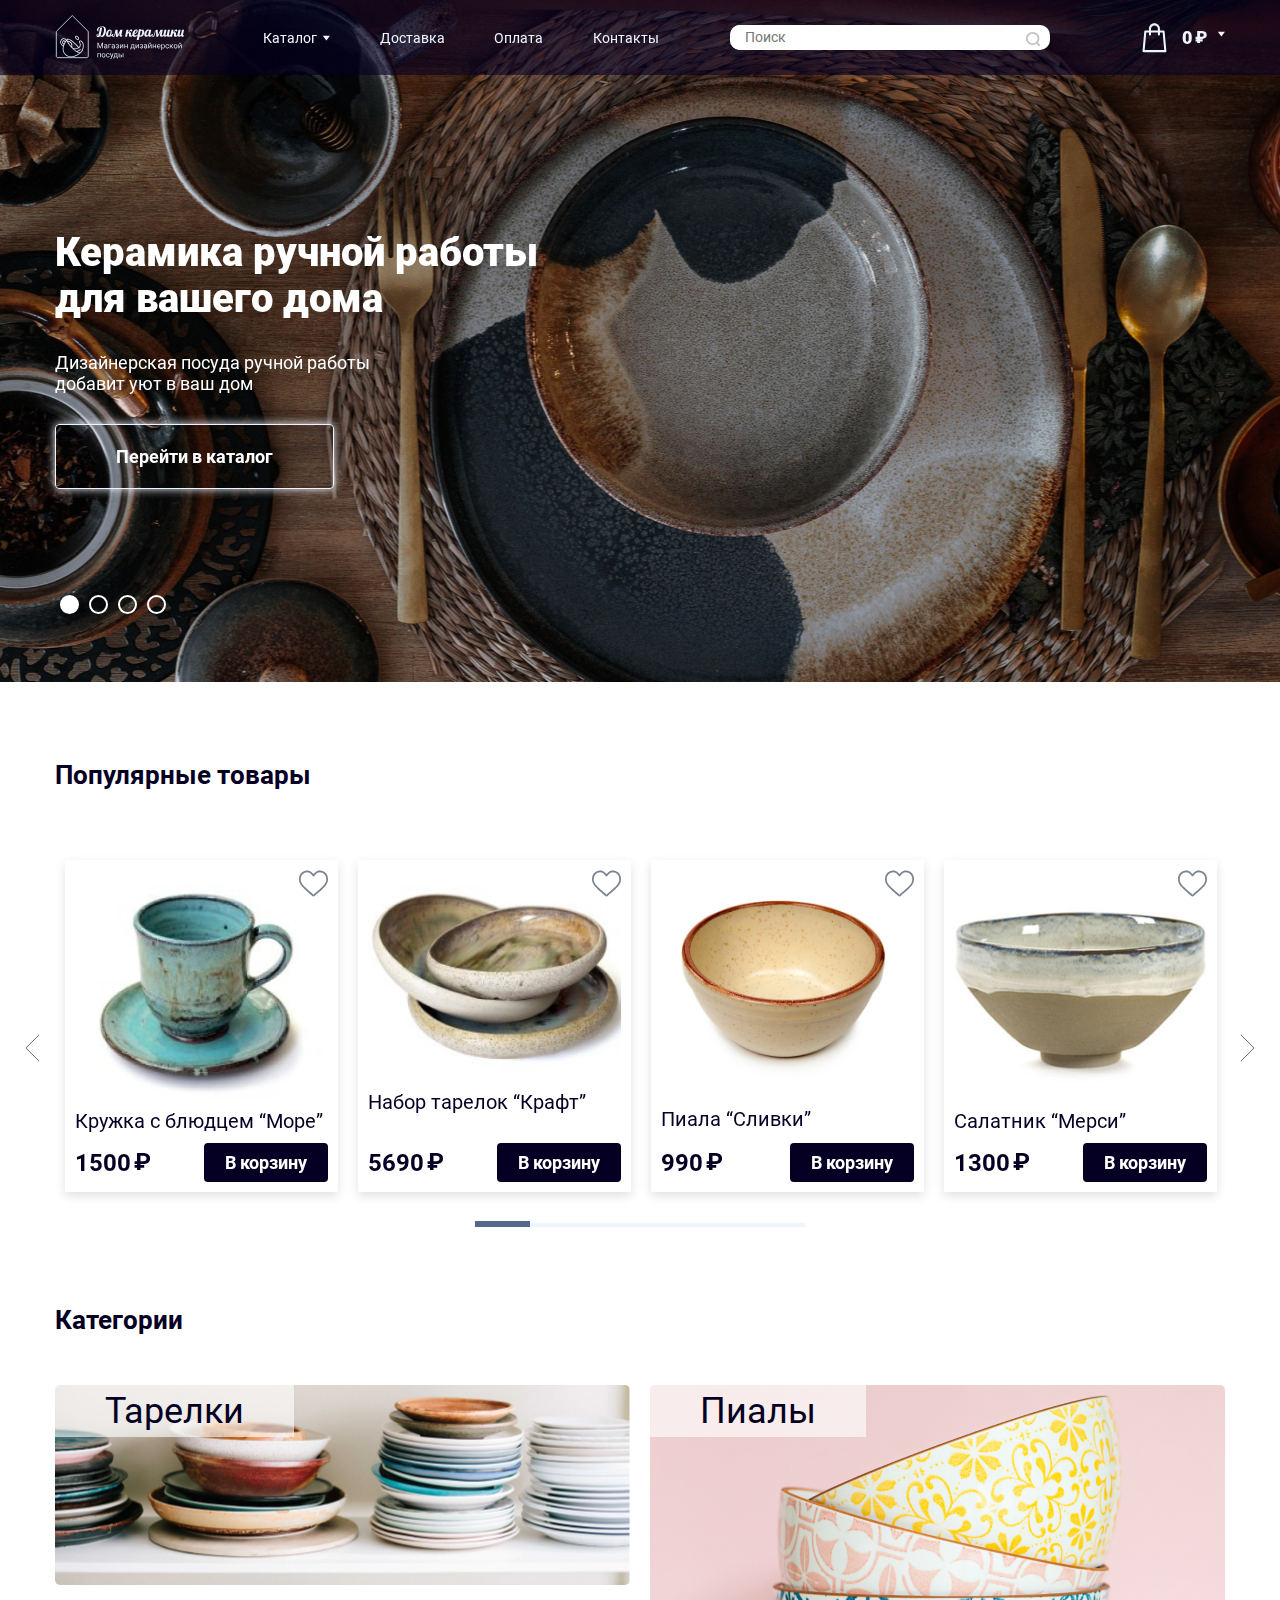
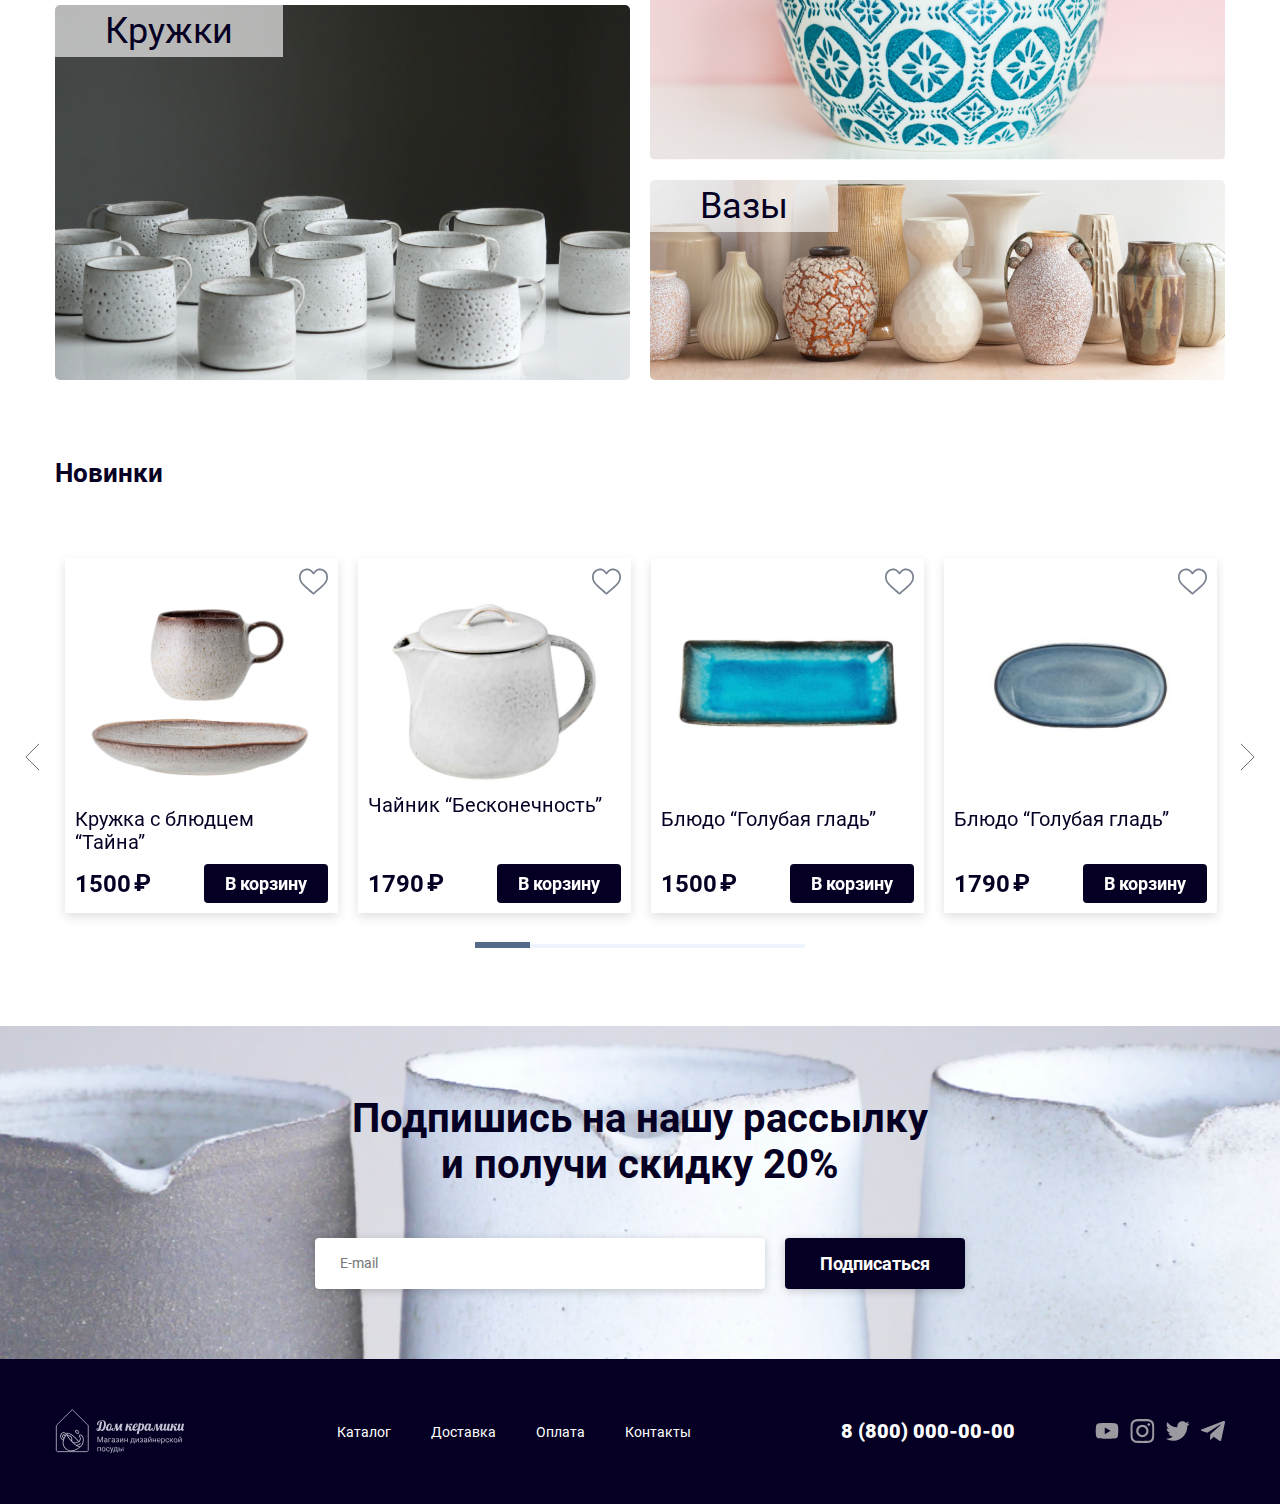
<file: index.html>
<!DOCTYPE html>
<html lang="ru">

<head>
	<meta charset="UTF-8">
	<meta http-equiv="X-UA-Compatible" content="IE=edge">
	<meta name="viewport" content="width=device-width, initial-scale=1.0">
	<link rel="stylesheet" href="css/style.css">
	<link rel="stylesheet" href="css/icons.css">
	<title>Дом керамики. Магазин дизайнерской посуды.</title>
</head>

<body>
	<div class="wrapper">

		<header class="header">
			<div class="header__wrapper">
				<div class="header__container _container">
					<div class="header__body">

						<div class="header__main">
							<a href="" class="header__logo"><img src="img/icons/logo.svg" alt=""></a>
							<div class="header__menu menu">
								<nav class="menu__body">
									<ul class="menu__list">
										<li class="menu__item ">
											<a href="soon.html" class="menu__link">Каталог</a>
											<button type="button" class="menu__btn"><img class="menu__arrow"
													src="img/icons/arrow-down_basket.svg" alt="">
											</button>
											<ul class="menu__sub-list">
												<li class="menu__sub-item">
													<a href="soon.html" class="menu__sub-link">Чашки</a>
												</li>
												<li class="menu__sub-item">
													<a href="soon.html" class="menu__sub-link">Тарелки</a>
												</li>
												<li class="menu__sub-item">
													<a href="soon.html" class="menu__sub-link">Блюдца</a>
												</li>
												<li class="menu__sub-item">
													<a href="soon.html" class="menu__sub-link">Вазы</a>
												</li>
												<li class="menu__sub-item">
													<a href="soon.html" class="menu__sub-link">Подносы</a>
												</li>
												<li class="menu__sub-item">
													<a href="soon.html" class="menu__sub-link">Чайники</a>
												</li>
												<li class="menu__sub-item">
													<a href="soon.html" class="menu__sub-link">Наборы</a>
												</li>
											</ul>
										</li>
										<li class="menu__item">
											<a href="soon.html" class="menu__link">Доставка</a>
										</li>
										<li class="menu__item">
											<a href="soon.html" class="menu__link">Оплата</a>
										</li>
										<li class="menu__item">
											<a href="soon.html" class="menu__link">Контакты</a>
										</li>
									</ul>
								</nav>
							</div>
						</div>

						<div class="header_search search-form">
							<div class="search-form">
								<form action="#" class="search-form__item">
									<input autocomplete="off" type="text" name="form[]" placeholder="Поиск"
										class="search-form__input">
									<button type="submit" class="search-form__btn"></button>
								</form>
							</div>
						</div>

						<div class="header__actions actions-header">
							<a href="soon.html" class="actions-header__item actions-header__item_basket">
								<img src="img/icons/basket.svg" alt="Корзина">
							</a>
							<a href="soon.html" class="actions-header__item actions-header__item_amount">
								<span>0</span>
							</a>
							<div class="actions-header__item actions-header__item_content basket-content">
								<div class="basket-content__body">
									<div class="basket-content__arrow">
										<img src="img/icons/arrow-down_basket.svg" alt="">
									</div>
									<div class="basket-content__items">
										<ul class="basket-content__list content-list"></ul>
									</div>
								</div>
							</div>
						</div>
						<div class="burger-icon">
							<span></span>
							<span></span>
							<span></span>
						</div>

					</div>
				</div>
			</div>
		</header>

		<main class="page">
			<div class="page__wrapper">

				<div class="page__slider">
					<div class="slider-dots">
						<div class="slider-dots__container _container">
							<div class="slider-dots__body"></div>
						</div>
					</div>
					<div class="slider">
						<div class="slider__item">
							<div class="slider__slide slide">
								<div class="slide__container _container">
									<div class="slide__body">
										<div class="slide__items">
											<div class="slide__item">
												<div class="slide__title">
													Керамика ручной работы <br> для вашего дома
												</div>
											</div>
											<div class="slide__item">
												<div class="slide__text">
													Дизайнерская посуда ручной работы <br> добавит уют в ваш дом
												</div>
											</div>
											<div class="slide__item">
												<a href="" class="slide__button btn-slider">Перейти в каталог</a>
											</div>
										</div>
									</div>
								</div>
							</div>
						</div>
						<div class="slider__item">
							<div class="slider__slide slide">
								<div class="slide__container _container">
									<div class="slide__body">
										<div class="slide__items">
											<div class="slide__item">
												<div class="slide__title">
													Керамика ручной работы для вашего дома
												</div>
											</div>
											<div class="slide__item">
												<div class="slide__text">
													Дизайнерская посуда ручной работы добавит уют в ваш дом
												</div>
											</div>
											<div class="slide__item">
												<a href="" class="slide__button btn-slider">Перейти в каталог</a>
											</div>
										</div>
									</div>
								</div>
							</div>
						</div>
						<div class="slider__item">
							<div class="slider__slide slide">
								<div class="slide__container _container">
									<div class="slide__body">
										<div class="slide__items">
											<div class="slide__item">
												<div class="slide__title">
													Керамика ручной работы для вашего дома
												</div>
											</div>
											<div class="slide__item">
												<div class="slide__text">
													Дизайнерская посуда ручной работы добавит уют в ваш дом
												</div>
											</div>
											<div class="slide__item">
												<a href="" class="slide__button btn-slider">Перейти в каталог</a>
											</div>
										</div>
									</div>
								</div>
							</div>
						</div>
						<div class="slider__item">
							<div class="slider__slide slide">
								<div class="slide__container _container">
									<div class="slide__body">
										<div class="slide__items">
											<div class="slide__item">
												<div class="slide__title">
													Керамика ручной работы для вашего дома
												</div>
											</div>
											<div class="slide__item">
												<div class="slide__text">
													Дизайнерская посуда ручной работы добавит уют в ваш дом
												</div>
											</div>
											<div class="slide__item">
												<a href="" class="slide__button btn-slider">Перейти в каталог</a>
											</div>
										</div>
									</div>
								</div>
							</div>
						</div>
					</div>
				</div>

				<div class="page__popular popular">
					<div class="popular__container _container">
						<h2 class="popular__title title">Популярные товары</h2>
						<div class="popular__slider slider-popular">
							<div class="slider-popular__item">
								<div data-pid="1" class="product-card__body">
									<div class="product-card__icon product-card__icon_favorite">
										<div class="product-card__icon_favorite"></div>
									</div>
									<div class="product-card__items">
										<a href class="product-card__img">
											<img src="img/homepage/page/goods/g-1.png" alt="">
										</a>
										<a href="" class="product-card__name name">
											Кружка с блюдцем “Море”
										</a>
										<div class="product-card__actions">
											<a href="" class="product-card__price price">
												<span>1500</span>
											</a>
											<a href="" class="product-card__button btn-card">
												В корзину
											</a>
										</div>
									</div>
								</div>
							</div>
							<div class="slider-popular__item">
								<div data-pid="2" class="product-card__body">
									<div class="product-card__icon product-card__icon_favorite">
										<div class="product-card__icon_favorite"></div>
									</div>
									<div class="product-card__items">
										<a href class="product-card__img">
											<img src="img/homepage/page/goods/g-2.png" alt="">
										</a>
										<a href="" class="product-card__name name">
											Набор тарелок “Крафт”
										</a>
										<div class="product-card__actions">
											<a href="" class="product-card__price price">
												<span>5690</span>
											</a>
											<a href="" class="product-card__button btn-card">
												В корзину
											</a>
										</div>
									</div>
								</div>
							</div>
							<div class="slider-popular__item">
								<div data-pid="3" class="product-card__body">
									<div class="product-card__icon product-card__icon_favorite">
										<div class="product-card__icon_favorite"></div>
									</div>
									<div class="product-card__items">
										<a href class="product-card__img">
											<img src="img/homepage/page/goods/g-3.png" alt="">
										</a>
										<a href="" class="product-card__name name">
											Пиала “Сливки”
										</a>
										<div class="product-card__actions">
											<a href="" class="product-card__price price">
												<span>990</span>
											</a>
											<a href="" class="product-card__button btn-card">
												В корзину
											</a>
										</div>
									</div>
								</div>
							</div>
							<div class="slider-popular__item">
								<div data-pid="4" class="product-card__body">
									<div class="product-card__icon product-card__icon_favorite">
										<div class="product-card__icon_favorite"></div>
									</div>
									<div class="product-card__items">
										<a href class="product-card__img">
											<img src="img/homepage/page/goods/g-4.png" alt="">
										</a>
										<a href="" class="product-card__name name">
											Салатник “Мерси”
										</a>
										<div class="product-card__actions">
											<a href="" class="product-card__price price">
												<span>1300</span>
											</a>
											<a href="" class="product-card__button btn-card">
												В корзину
											</a>
										</div>
									</div>
								</div>
							</div>
							<div class="slider-popular__item">
								<div data-pid="5" class="product-card__body">
									<div class="product-card__icon product-card__icon_favorite">
										<div class="product-card__icon_favorite"></div>
									</div>
									<div class="product-card__items">
										<a href class="product-card__img">
											<img src="img/homepage/page/goods/g-5.png" alt="">
										</a>
										<a href="" class="product-card__name name">
											Тарелка “Розовые мечты”
										</a>
										<div class="product-card__actions">
											<a href="" class="product-card__price price">
												<span>1300</span>
											</a>
											<a href="" class="product-card__button btn-card">
												В корзину
											</a>
										</div>
									</div>
								</div>
							</div>
							<div class="slider-popular__item">
								<div data-pid="6" class="product-card__body">
									<div class="product-card__icon product-card__icon_favorite">
										<div class="product-card__icon_favorite"></div>
									</div>
									<div class="product-card__items">
										<a href class="product-card__img">
											<img src="img/homepage/page/goods/g-6.png" alt="">
										</a>
										<a href="" class="product-card__name name">
											Блюдо “Тайна”
										</a>
										<div class="product-card__actions">
											<a href="" class="product-card__price price">
												<span>1800</span>
											</a>
											<a href="" class="product-card__button btn-card">
												В корзину
											</a>
										</div>
									</div>
								</div>
							</div>
						</div>
					</div>
				</div>

				<div class="page__categories categories-main">
					<div class="categories-main__container _container">
						<div class="categories-main__body">
							<h2 class="categories-main__title title">Категории</h2>
							<div class="categories-main__items">
								<div class="categories-main__column">
									<div class="categories-main__row">
										<a href="" class="categories-main__item categories-main__item_1">
											<div class="categories-main__name">Тарелки</div>
										</a>
									</div>
									<div class="categories-main__row">
										<a href="" class="categories-main__item categories-main__item_2">
											<div class="categories-main__name">Кружки</div>
										</a>
									</div>
								</div>
								<div class="categories-main__column">
									<div class="categories-main__row">
										<a href="" class="categories-main__item categories-main__item_3">
											<div class="categories-main__name">Пиалы</div>
										</a>
									</div>
									<div class="categories-main__row">
										<a href="" class="categories-main__item categories-main__item_4">
											<div class="categories-main__name">Вазы</div>
										</a>
									</div>
								</div>
							</div>
						</div>
					</div>
				</div>

				<div class="page__popular popular">
					<div class="popular__container _container">
						<h2 class="popular__title title">Новинки</h2>
						<div class="popular__slider slider-popular">
							<div class="slider-popular__item">
								<div data-pid="7" class="product-card__body">
									<div class="product-card__icon product-card__icon_favorite">
										<div class="product-card__icon_favorite"></div>
									</div>
									<div class="product-card__items">
										<a href class="product-card__img">
											<img src="img/homepage/page/goods/g-7.png" alt="">
										</a>
										<a href="" class="product-card__name name">
											Кружка с блюдцем “Тайна”
										</a>
										<div class="product-card__actions">
											<a href="" class="product-card__price price">
												<span>1500</span>
											</a>
											<a href="" class="product-card__button btn-card">
												В корзину
											</a>
										</div>
									</div>
								</div>
							</div>
							<div class="slider-popular__item">
								<div data-pid="8" class="product-card__body">
									<div class="product-card__icon product-card__icon_favorite">
										<div class="product-card__icon_favorite"></div>
									</div>
									<div class="product-card__items">
										<a href class="product-card__img">
											<img src="img/homepage/page/goods/g-8.png" alt="">
										</a>
										<a href="" class="product-card__name name">
											Чайник “Бесконечность”
										</a>
										<div class="product-card__actions">
											<a href="" class="product-card__price price">
												<span>1790</span>
											</a>
											<a href="" class="product-card__button btn-card">
												В корзину
											</a>
										</div>
									</div>
								</div>
							</div>
							<div class="slider-popular__item">
								<div data-pid="9" class="product-card__body">
									<div class="product-card__icon product-card__icon_favorite">
										<div class="product-card__icon_favorite"></div>
									</div>
									<div class="product-card__items">
										<a href class="product-card__img">
											<img src="img/homepage/page/goods/g-9.png" alt="">
										</a>
										<a href="" class="product-card__name name">
											Блюдо “Голубая гладь”
										</a>
										<div class="product-card__actions">
											<a href="" class="product-card__price price">
												<span>1500</span>
											</a>
											<a href="" class="product-card__button btn-card">
												В корзину
											</a>
										</div>
									</div>
								</div>
							</div>
							<div class="slider-popular__item">
								<div data-pid="10" class="product-card__body">
									<div class="product-card__icon product-card__icon_favorite">
										<div class="product-card__icon_favorite"></div>
									</div>
									<div class="product-card__items">
										<a href class="product-card__img">
											<img src="img/homepage/page/goods/g-10.png" alt="">
										</a>
										<a href="" class="product-card__name name">
											Блюдо “Голубая гладь”
										</a>
										<div class="product-card__actions">
											<a href="" class="product-card__price price">
												<span>1790</span>
											</a>
											<a href="" class="product-card__button btn-card">
												В корзину
											</a>
										</div>
									</div>
								</div>
							</div>
							<div class="slider-popular__item">
								<div data-pid="11" class="product-card__body">
									<div class="product-card__icon product-card__icon_favorite">
										<div class="product-card__icon_favorite"></div>
									</div>
									<div class="product-card__items">
										<a href class="product-card__img">
											<img src="img/homepage/page/goods/g-11.png" alt="">
										</a>
										<a href="" class="product-card__name name">
											Блюдо “INSPIRACJE”
										</a>
										<div class="product-card__actions">
											<a href="" class="product-card__price price">
												<span>1990</span>
											</a>
											<a href="" class="product-card__button btn-card">
												В корзину
											</a>
										</div>
									</div>
								</div>
							</div>
							<div class="slider-popular__item">
								<div data-pid="12" class="product-card__body">
									<div class="product-card__icon product-card__icon_favorite">
										<div class="product-card__icon_favorite"></div>
									</div>
									<div class="product-card__items">
										<a href class="product-card__img">
											<img src="img/homepage/page/goods/g-12.png" alt="">
										</a>
										<a href="" class="product-card__name name">
											Салатник “INSPIRACJE”
										</a>
										<div class="product-card__actions">
											<a href="" class="product-card__price price">
												<span>1990</span>
											</a>
											<a href="" class="product-card__button btn-card">
												В корзину
											</a>
										</div>
									</div>
								</div>
							</div>
						</div>
					</div>
				</div>


				<div class="page__subscribe subscribe">
					<div class="subscribe__body">
						<div class="subscribe__items">
							<div class="subscribe__title">Подпишись на нашу рассылку <br> и получи скидку 20%</div>
							<div class="subscribe__form form-subscribe">
								<form action="#" class="form-subscribe">
									<input type="email" placeholder="E-mail" class="form-subscribe__input">
									<button type="submit" class="form-subscribe__button">Подписаться</button>
								</form>
							</div>
						</div>
					</div>
				</div>
			</div>
		</main>

		<footer class="footer">
			<div class="footer__wrapper">
				<div class="footer__container _container">
					<div class="footer__body">
						<div class="footer__main">
							<div class="footer__logo"><a href=""><img src="img/icons/logo.svg" alt=""></a>
							</div>
							<div class="footer__menu menu-footer">
								<div class="menu-footer__item">
									<a href="soon.html" class="menu-footer_link">Каталог</a>
								</div>
								<div class="menu-footer__item">
									<a href="soon.html" class="menu-footer_link">Доставка</a>
								</div>
								<div class="menu-footer__item">
									<a href="soon.html" class="menu-footer_link">Оплата</a>
								</div>
								<div class="menu-footer__item">
									<a href="soon.html" class="menu-footer_link">Контакты</a>
								</div>
							</div>
							<div class="footer__phone">
								<a href="tel:+88000000000" class="footer__num">8 (800) 000-00-00</a>
							</div>
						</div>
						<div class="footer__social social">
							<div class="social__body">
								<div class="social__item">
									<a href="" class="social__link"><img src="img/icons/yo.svg" alt="YouTube"></a>
								</div>
								<div class="social__item">
									<a href="" class="social__link"><img src="img/icons/in.svg" alt="Instagram"></a>
								</div>
								<div class="social__item">
									<a href="" class="social__link"><img src="img/icons/tw.svg" alt="Twitter"></a>
								</div>
								<div class="social__item">
									<a href="" class="social__link"><img src="img/icons/tg.svg" alt="Telegram"></a>
								</div>
							</div>
						</div>
					</div>
				</div>
			</div>
		</footer>

		<!--Jquery-->
		<script src="https://code.jquery.com/jquery-3.6.0.min.js"></script>
		<!--Slick Slider-->
		<script src="js/files/slick.min.js"></script>
		<script src="js/files/script.js"></script>
		<script src="js/files/functions.js"></script>
	</div>
</body>

</html>
</file>
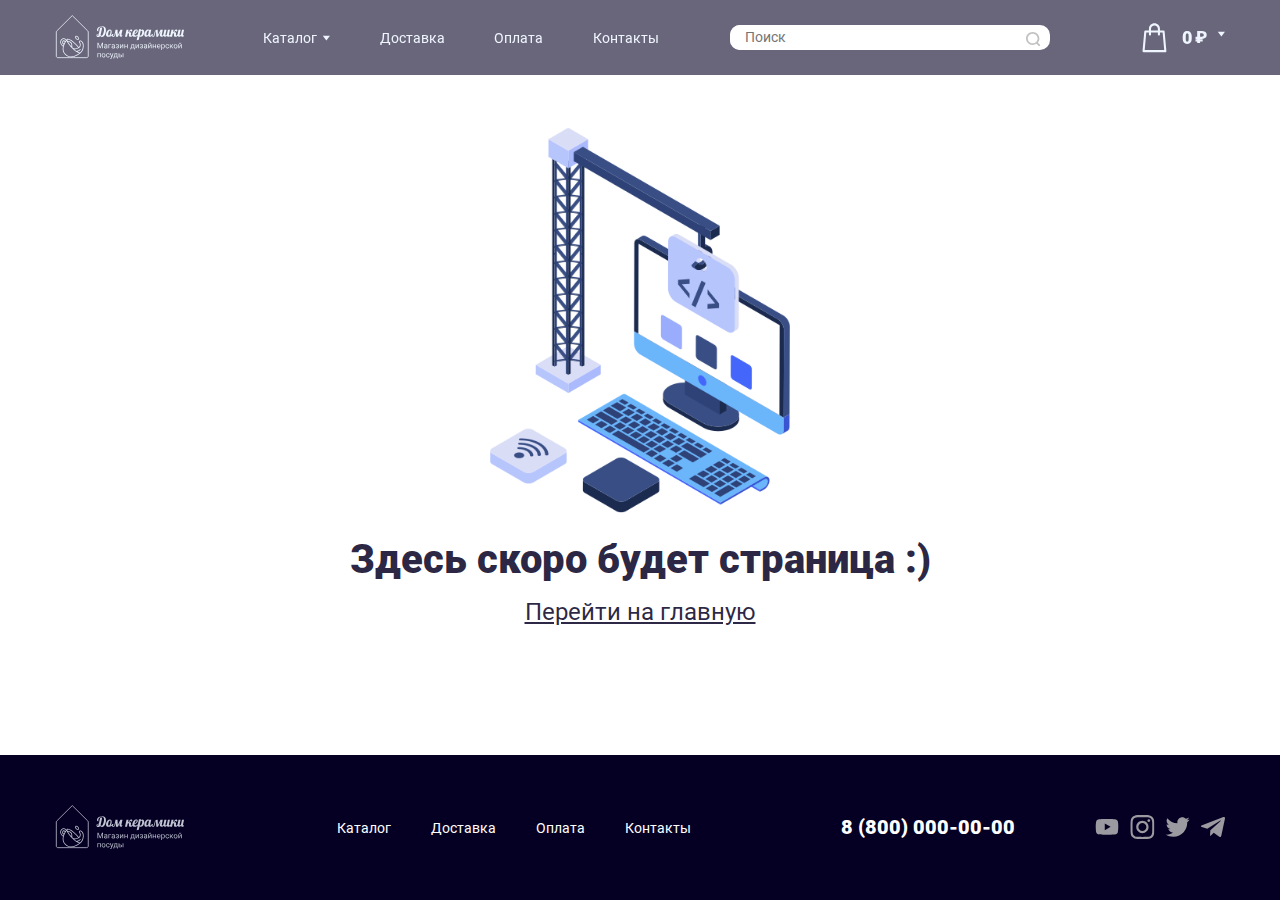
<file: soon.html>
<!DOCTYPE html>
<html lang="ru">

<head>
	<meta charset="UTF-8">
	<meta http-equiv="X-UA-Compatible" content="IE=edge">
	<meta name="viewport" content="width=device-width, initial-scale=1.0">
	<link rel="stylesheet" href="css/style.css">
	<link rel="stylesheet" href="css/icons.css">
	<title>Дом керамики. Магазин дизайнерской посуды.</title>
</head>

<body>
	<div class="wrapper">

		<header class="header">
			<div class="header__wrapper">
				<div class="header__container _container">
					<div class="header__body">

						<div class="header__main">
							<a href="index.html" class="header__logo"><img src="img/icons/logo.svg" alt=""></a>
							<div class="header__menu menu">
								<nav class="menu__body">
									<ul class="menu__list">
										<li class="menu__item ">
											<a href="" class="menu__link">Каталог</a>
											<button type="button" class="menu__btn"><img class="menu__arrow"
													src="img/icons/arrow-down_basket.svg" alt="">
											</button>
											<ul class="menu__sub-list">
												<li class="menu__sub-item">
													<a href="" class="menu__sub-link">Чашки</a>
												</li>
												<li class="menu__sub-item">
													<a href="" class="menu__sub-link">Тарелки</a>
												</li>
												<li class="menu__sub-item">
													<a href="" class="menu__sub-link">Блюдца</a>
												</li>
												<li class="menu__sub-item">
													<a href="" class="menu__sub-link">Вазы</a>
												</li>
												<li class="menu__sub-item">
													<a href="" class="menu__sub-link">Подносы</a>
												</li>
												<li class="menu__sub-item">
													<a href="" class="menu__sub-link">Чайники</a>
												</li>
												<li class="menu__sub-item">
													<a href="" class="menu__sub-link">Наборы</a>
												</li>
											</ul>
										</li>
										<li class="menu__item">
											<a href="" class="menu__link">Доставка</a>
										</li>
										<li class="menu__item">
											<a href="" class="menu__link">Оплата</a>
										</li>
										<li class="menu__item">
											<a href="" class="menu__link">Контакты</a>
										</li>
									</ul>
								</nav>
							</div>
						</div>

						<div class="header_search search-form">
							<div class="search-form">
								<form action="#" class="search-form__item">
									<input autocomplete="off" type="text" name="form[]" placeholder="Поиск"
										class="search-form__input">
									<button type="submit" class="search-form__btn"></button>
								</form>
							</div>
						</div>

						<div class="header__actions actions-header">
							<a href="" class="actions-header__item actions-header__item_basket">
								<img src="img/icons/basket.svg" alt="Корзина">
							</a>
							<a href="" class="actions-header__item actions-header__item_amount">
								<span>0</span>
							</a>
							<div class="actions-header__item actions-header__item_content basket-content">
								<div class="basket-content__body">
									<div class="basket-content__arrow">
										<img src="img/icons/arrow-down_basket.svg" alt="">
									</div>
									<div class="basket-content__items">
										<ul class="basket-content__list content-list"></ul>
									</div>
								</div>
							</div>
						</div>
						<div class="burger-icon">
							<span></span>
							<span></span>
							<span></span>
						</div>

					</div>
				</div>
			</div>
		</header>

		<main class="page">
			<div class="page__wrapper">
				<div class="page__soon-info">
					<div class="page__soon-image"><img src="img/homepage/page/soon/soon.png" alt=""></div>
					<div class="page__soon-title">Здесь скоро будет страница :)</div>
					<a href="index.html" class="page__soon-subtitle">Перейти на главную</a>
				</div>
			</div>
		</main>

		<footer class="footer">
			<div class="footer__wrapper">
				<div class="footer__container _container">
					<div class="footer__body">
						<div class="footer__main">
							<div class="footer__logo"><a href="index.html"><img src="img/icons/logo.svg" alt=""></a>
							</div>
							<div class="footer__menu menu-footer">
								<div class="menu-footer__item">
									<a href="" class="menu-footer_link">Каталог</a>
								</div>
								<div class="menu-footer__item">
									<a href="" class="menu-footer_link">Доставка</a>
								</div>
								<div class="menu-footer__item">
									<a href="" class="menu-footer_link">Оплата</a>
								</div>
								<div class="menu-footer__item">
									<a href="" class="menu-footer_link">Контакты</a>
								</div>
							</div>
							<div class="footer__phone">
								<a href="tel:+88000000000" class="footer__num">8 (800) 000-00-00</a>
							</div>
						</div>
						<div class="footer__social social">
							<div class="social__body">
								<div class="social__item">
									<a href="" class="social__link"><img src="img/icons/yo.svg" alt="YouTube"></a>
								</div>
								<div class="social__item">
									<a href="" class="social__link"><img src="img/icons/in.svg" alt="Instagram"></a>
								</div>
								<div class="social__item">
									<a href="" class="social__link"><img src="img/icons/tw.svg" alt="Twitter"></a>
								</div>
								<div class="social__item">
									<a href="" class="social__link"><img src="img/icons/tg.svg" alt="Telegram"></a>
								</div>
							</div>
						</div>
					</div>
				</div>
			</div>
		</footer>

		<!--Jquery-->
		<script src="https://code.jquery.com/jquery-3.6.0.min.js"></script>
		<!--Slick Slider-->
		<script src="js/files/slick.min.js"></script>
		<script src="js/files/script.js"></script>
		<script src="js/files/functions.js"></script>
	</div>
</body>

</html>
</file>
<file: css/style.css>
@charset "UTF-8";
/* ----------------------------------------------------*/
/*---------------Import styles-------------------------*/
/* ----------------------------------------------------*/
@font-face {
  font-family: "Lobster";
  font-display: swap;
  src: url("../fonts/Lobster-Regular400.woff") format("truetype");
  font-weight: 400;
  font-style: normal;
}
@font-face {
  font-family: "Ubuntu";
  font-display: swap;
  src: url("../fonts/Ubuntu-Regular400.woff") format("truetype");
  font-weight: 400;
  font-style: normal;
}
@font-face {
  font-family: "Roboto";
  font-display: swap;
  src: url("../fonts/Roboto-Regular400.woff") format("truetype");
  font-weight: 400;
  font-style: normal;
}
@font-face {
  font-family: "Roboto";
  font-display: swap;
  src: url("../fonts/Roboto-Medium500.woff") format("truetype");
  font-weight: 500;
  font-style: normal;
}
@font-face {
  font-family: "Roboto";
  font-display: swap;
  src: url("../fonts/Roboto-Bold700.woff") format("truetype");
  font-weight: 700;
  font-style: normal;
}
@font-face {
  font-family: "Roboto";
  font-display: swap;
  src: url("../fonts/Roboto-Black900.woff") format("truetype");
  font-weight: 900;
  font-style: normal;
}
.btn-slider {
  font-family: "Roboto";
  font-size: 18px;
  line-height: 21px;
  font-weight: 700;
  color: #fff;
  padding: 21px 60px;
  border-radius: 4px;
  border-color: #fff;
  border: 0.779167px solid #eff5ff;
  box-shadow: 0px 0px 9.35px #eff5ff;
  transition: all 0.3s ease 0s;
  /*---Mobile---*/
}
.btn-slider:hover {
  box-shadow: 0px 0px 13.35px #eff5ff;
  transition: all 0.3s ease 0s;
}
@media (max-width: 450px) {
  .btn-slider {
    font-size: 16px;
    line-height: 19px;
    padding: 12px 35px;
  }
}

.title {
  font-family: "Roboto";
  font-size: 26px;
  line-height: 30px;
  font-weight: 700;
  color: #050023;
  margin: 0px 0px 50px 0px;
  /*---Mobile---*/
}
@media (max-width: 450px) {
  .title {
    margin: 0px 0px 25px 0px;
    font-size: 23px;
    line-height: 26px;
    font-weight: 900;
  }
}

.btn-card {
  display: inline-block;
  font-family: "Roboto";
  font-size: 18px;
  line-height: 21px;
  font-weight: 700;
  color: #fff;
  padding: 9px 21px;
  border-radius: 4px;
  background-color: #050023;
  /*---Mobile---*/
}
@media (max-width: 450px) {
  .btn-card {
    font-size: 18px;
    line-height: 21px;
  }
}

.name {
  font-family: "Roboto";
  font-size: 20px;
  line-height: 23px;
  font-weight: 400;
  color: #050023;
  /*---Mobile---*/
}
@media (max-width: 450px) {
  .name {
    font-size: 16px;
    line-height: 19px;
  }
}

.price {
  font-family: "Roboto";
  font-size: 24px;
  line-height: 28px;
  font-weight: 700;
  color: #050023;
  position: relative;
  margin: 0px 25px 0px 0px;
}
.price::before {
  content: "";
  position: absolute;
  display: block;
  top: 13%;
  right: -20px;
  width: 17px;
  height: 19px;
  background-image: url(../img/icons/ruble_blue.svg);
}

.header {
  position: absolute;
  width: 100%;
  top: 0;
  left: 0;
}
.header_search {
  flex: 1 1 auto;
}
@media (max-width: 625px) {
  .header_search {
    order: 3;
    flex: 1 1 50%;
    margin: 16px 0px 0px 0px;
  }
}
.header__wrapper {
  position: fixed;
  width: 100%;
  left: 0;
  top: 0;
  z-index: 50;
  background-color: rgba(5, 0, 35, 0.6);
}
.header__body {
  display: flex;
  align-items: center;
  padding: 15px 0px;
}
@media (max-width: 625px) {
  .header__body {
    flex-wrap: wrap;
  }
}
.header__main {
  display: flex;
  align-items: center;
  flex: 0 0 55.5555555556%;
}
@media (max-width: 992px) {
  .header__main {
    flex: 0 0 13.3064516129%;
  }
}
@media (max-width: 625px) {
  .header__main {
    order: 1;
    flex: 1 1 50%;
  }
}
.header__logo {
  margin: 0px 30px 0px 0px;
}
@media (max-width: 992px) {
  .header__logo {
    margin: 0px 0px 0px 0px;
  }
}
@media (max-width: 625px) {
  .header__actions {
    order: 4;
    flex: 1 1 50%;
    margin: 16px 0px 0px 0px;
  }
}

.burger-icon {
  display: none;
}
@media (max-width: 992px) {
  .burger-icon {
    display: block;
    max-width: 30px;
    width: 30px;
    height: 20px;
    cursor: pointer;
    position: relative;
    margin: 0px 0px 0px 30px;
  }
  .burger-icon span {
    position: absolute;
    top: 50%;
    margin: -1px 0px 0px 0px;
    left: 0;
    width: 100%;
    height: 2px;
    background-color: #fff;
    transition: 0.3s;
    pointer-events: none;
  }
  .burger-icon span:first-child {
    top: 0;
  }
  .burger-icon span:last-child {
    top: auto;
    bottom: 0;
    margin: 0;
  }
}
@media (max-width: 625px) {
  .burger-icon {
    order: 2;
    flex: 1 1 50%;
  }
}

.menu {
  flex: 0 1 540px;
}
@media (max-width: 992px) {
  .menu__body {
    position: fixed;
    width: 200px;
    height: auto;
    overflow: hidden;
    top: 75px;
    right: -100%;
    background-color: #050023af;
    transition: right 0.3s ease 0s;
    padding: 5px 10px;
  }
  .menu__body._active {
    right: 0;
  }
}
@media (max-width: 625px) {
  .menu__body {
    top: 121px;
  }
}
@media (min-width: 992px) {
  .menu__list {
    display: flex;
    flex-wrap: wrap;
    justify-content: space-evenly;
  }
}
.menu__item {
  position: relative;
  display: flex;
  align-items: center;
  justify-content: space-between;
  flex-wrap: wrap;
  margin: 0px 3px;
  padding: 5px 0px;
  transition: all 0.3s ease 0s;
}
@media (any-hover: hover) {
  .menu__item:hover .menu__sub-list {
    transform: translate(0px, 0px);
    opacity: 1;
    visibility: visible;
    pointer-events: auto;
    height: auto;
    padding: 10px 35px 15px 10px;
    background-color: #050023af;
  }
}
@media (any-hover: hover) and (max-width: 992px) {
  .menu__item:hover .menu__sub-list {
    background-color: #05002300;
  }
}
@media (any-hover: hover) {
  .menu__item:hover .menu__link {
    text-shadow: 1px 1px 10px rgba(255, 255, 255, 0.7);
  }
}
@media (min-width: 992px) {
  .menu__item._hover .menu__sub-list {
    transform: translate(0px, 0px);
    opacity: 1;
    visibility: visible;
    pointer-events: auto;
    height: auto;
    padding: 10px 35px 15px 10px;
    background-color: #050023af;
  }
  .menu__item._hover .menu__link {
    transition: all 0.8s ease 0s;
    text-shadow: 1px 1px 10px rgba(255, 255, 255, 0.7);
  }
}
@media (max-width: 992px) {
  .menu__item._hover-min .menu__body {
    padding: 5px 10px;
  }
  .menu__item._hover-min .menu__sub-list {
    transform: translate(0px, 0px);
    opacity: 1;
    visibility: visible;
    pointer-events: auto;
    height: auto;
    padding: 10px 35px 15px 20px;
  }
  .menu__item._hover-min .menu__link {
    transition: all 0.8s ease 0s;
    text-shadow: 1px 1px 10px rgba(255, 255, 255, 0.7);
  }
}
.menu__link {
  color: #eff5ff;
  font-family: "Roboto";
  font-size: 14px;
  line-height: 16px;
  font-weight: 400;
  transition: color 0.8s ease 0s;
}
.menu__btn {
  background-color: #05002300;
}
.menu__btn img {
  margin: 5px 0px 0px 5px;
}
.menu__sub-list {
  opacity: 0;
  visibility: hidden;
  height: 0;
  position: relative;
  flex: 1 1 100%;
  transition: all 0.3s ease 0s;
}
@media (min-width: 992px) {
  .menu__sub-list {
    opacity: 0;
    visibility: hidden;
    transition: all 0.3s ease 0s;
    transform: translate(0px, 10px);
    left: -15%;
    position: absolute;
    top: 100%;
  }
}
.menu__sub-item:not(:last-child) {
  margin: 0px 0px 10px 0px;
}
.menu__sub-link {
  color: #eff5ff;
  font-family: "Roboto";
  font-size: 14px;
  line-height: 16px;
  font-weight: 400;
}
.menu__sub-link:hover {
  text-decoration: underline;
}

.search-form__item {
  max-width: 320px;
  background-color: #fff;
  display: flex;
  align-items: center;
  border-radius: 10px;
  margin: 0px 25px 0px 25px;
}
@media (max-width: 992px) {
  .search-form__item {
    max-width: 100%;
    margin: 0px 45px 0px 45px;
  }
}
@media (max-width: 625px) {
  .search-form__item {
    margin: 0px 25px 0px 0px;
  }
}
.search-form__btn {
  flex: 0 0 17px;
  height: 16px;
  position: relative;
  background-color: #fff;
  cursor: pointer;
  top: 0;
  right: 10px;
}
.search-form__btn::before {
  content: "";
  position: absolute;
  display: block;
  top: 0;
  right: 0;
  width: 17px;
  height: 16px;
  background-image: url(../img/icons/search.svg);
}
.search-form__input {
  font-family: "Roboto";
  font-size: 14px;
  line-height: 15px;
  font-weight: 400;
  width: 100%;
  color: #c1c1c1;
  padding: 5px 15px;
  border-radius: 10px;
}
.search-form__input:focus {
  outline: none;
}

.actions-header {
  position: relative;
  z-index: 5;
  display: flex;
  align-items: center;
  justify-content: flex-end;
}
.actions-header__item:nth-child(1) {
  margin: 0px 15px 0px 0px;
}
.actions-header__item:nth-child(2) {
  margin: 0px 25px 0px 0px;
}
.actions-header__item:last-child {
  margin: 0px 0px 0px 0px;
}
.actions-header__item_basket {
  position: relative;
}
.actions-header__item_basket span {
  position: absolute;
  width: 17px;
  height: 17px;
  border-radius: 50%;
  display: flex;
  justify-content: center;
  align-items: center;
  top: 0;
  right: -5px;
  background-color: #050023;
  color: #eff5ff;
  font-size: 11px;
}
.actions-header__item_amount {
  font-family: "Roboto";
  font-size: 18px;
  line-height: 21px;
  font-weight: 900;
  color: #eff5ff;
  position: relative;
}
.actions-header__item_amount::before {
  content: "";
  position: absolute;
  display: block;
  top: 15%;
  right: -15px;
  width: 12px;
  height: 14px;
  background-image: url(../img/icons/ruble-icon.svg);
}
@media (max-width: 625px) {
  .actions-header__item_amount {
    font-size: 14px;
    line-height: 16px;
  }
}
.basket-content__arrow {
  position: relative;
}
.basket-content__arrow img {
  pointer-events: none;
}
.basket-content__arrow span {
  position: absolute;
  width: 17px;
  height: 17px;
  border-radius: 50%;
  display: flex;
  justify-content: center;
  align-items: center;
  top: 0;
  right: -5px;
  background-color: #050023;
  color: #eff5ff;
  font-size: 11px;
}
.content-list {
  width: 450px;
  overflow: auto;
  position: absolute;
  padding: 15px;
  top: 200%;
  right: 0;
  height: auto;
  max-height: 400px;
  background-color: rgba(5, 0, 35, 0.6);
  border: 1px solid #fff;
  opacity: 0;
  visibility: hidden;
  transition: all 0.3s ease 0s;
  transform: translate(0px, 20px);
}
@media (max-width: 992px) {
  .content-list {
    top: 200%;
    right: -60px;
  }
}
@media (max-width: 626px) {
  .content-list {
    top: 180%;
    right: 0;
  }
}
@media (max-width: 485px) {
  .content-list {
    top: 180%;
    width: 320px;
    right: 0;
    padding: 5px;
  }
}
@media (max-width: 376px) {
  .content-list {
    top: 180%;
    width: 50vh;
    right: 0;
    padding: 5px;
  }
}
.content-list__body {
  display: flex;
  width: 100%;
}
.content-list__img {
  margin: 0px 15px 0px 0px;
}
.content-list__img img {
  width: 75px;
  height: 75px;
  object-fit: cover;
}
@media (max-width: 485px) {
  .content-list__img img {
    width: 50px;
    height: 50px;
  }
}
.content-list__items {
  flex: 1 0 200px;
  display: flex;
  flex-direction: column;
  align-items: flex-start;
  margin: 0px 10px 0px 0px;
}
.content-list__name {
  font-family: "Roboto";
  font-weight: 400;
  font-size: 20px;
  line-height: 23px;
  color: #fff;
  margin: 0px 0px 10px 0px;
}
@media (max-width: 485px) {
  .content-list__name {
    margin: 0px 0px 5px 0px;
    font-size: 16px;
    line-height: 18px;
  }
}
.content-list__quantity {
  font-family: "Roboto";
  font-weight: 400;
  font-size: 12px;
  line-height: 14px;
  color: #fff;
  border: 1px solid #fff;
  padding: 2px;
}
@media (max-width: 485px) {
  .content-list__quantity {
    font-size: 11px;
    line-height: 12px;
  }
}
.content-list__minus {
  color: #fff;
  font-size: 16px;
  line-height: 14px;
  border: 1px solid #fff;
  border-right: 0px;
  padding: 2px;
  border-radius: 5px 0px 0px 5px;
}
@media (max-width: 485px) {
  .content-list__minus {
    font-size: 11px;
    line-height: 12px;
  }
}
.content-list__plus {
  color: #fff;
  font-size: 16px;
  line-height: 14px;
  padding: 2px;
  border: 1px solid #fff;
  border-radius: 0px 5px 5px 0px;
  border-left: 0px;
}
@media (max-width: 485px) {
  .content-list__plus {
    font-size: 11px;
    line-height: 12px;
  }
}
.content-list__price {
  color: #fff;
  font-size: 14px;
  line-height: 16px;
  position: relative;
  margin: 0px 0px 5px 0px;
}
.content-list__price::before {
  content: "";
  position: absolute;
  display: block;
  top: 19%;
  right: -12px;
  width: 10px;
  height: 10px;
  background-image: url(../img/icons/ruble-min.svg);
}
@media (max-width: 485px) {
  .content-list__price {
    font-size: 11px;
    line-height: 14px;
  }
}
.content-list__quantity-items {
  display: flex;
}
.content-list__delete span {
  position: relative;
  display: block;
  width: 20px;
  pointer-events: none;
}
.content-list__delete span::before {
  position: absolute;
  content: "";
  display: block;
  background-color: #fff;
  width: 20px;
  height: 1px;
  top: 10px;
  right: 0;
  transform: rotate(-45deg);
  pointer-events: none;
}
.content-list__delete span:first-child::before {
  transform: rotate(45deg);
}
.content-list__item {
  display: flex;
  align-items: flex-start;
}
.content-list__item:not(:last-child) {
  margin: 0px 0px 15px 0px;
}

._active-list {
  opacity: 1;
  visibility: visible;
  transform: translate(0px, 0px);
}

._active span {
  position: absolute;
  transform: rotate(45deg);
  transition: 0.3s;
}
._active span:first-child {
  transform: rotate(-45deg);
  top: 50% !important;
  transition: 0.3s;
}
._active span:last-child {
  display: none;
}

.footer__wrapper {
  background-color: #050023;
  padding: 50px 0px;
}
@media (max-width: 992px) {
  .footer__wrapper {
    padding: 30px 0px;
  }
}
.footer__body {
  display: flex;
  justify-content: space-between;
  align-items: center;
}
@media (max-width: 992px) {
  .footer__body {
    align-items: flex-start;
  }
}
@media (max-width: 625px) {
  .footer__body {
    flex-direction: column;
    align-items: center;
  }
}
.footer__main {
  display: flex;
  align-items: center;
  justify-content: space-between;
  width: 100%;
  margin: 0px 80px 0px 0px;
}
@media (max-width: 992px) {
  .footer__main {
    flex-direction: column;
    justify-content: flex-start;
    align-items: flex-start;
  }
}
@media (max-width: 625px) {
  .footer__main {
    align-items: center;
    justify-content: center;
    margin: 0px 0px 40px 0px;
  }
}
.footer__logo img {
  opacity: 0.8;
}
.footer__logo img:hover {
  opacity: 1;
}
@media (max-width: 992px) {
  .footer__logo {
    margin: 0px 0px 40px 0px;
  }
}
@media (max-width: 625px) {
  .footer__logo {
    margin: 0px 0px 30px 0px;
  }
}
.footer__menu {
  display: flex;
  align-items: center;
  margin: 0px 40px;
}
@media (max-width: 992px) {
  .footer__menu {
    margin: 0px 0px 40px 0px;
  }
}
@media (max-width: 625px) {
  .footer__menu {
    margin: 0px 0px 30px 0px;
    width: 100%;
  }
}
.footer__phone a {
  color: #fff;
  font-weight: 900;
  font-size: 20px;
  line-height: 23px;
}
@media (max-width: 625px) {
  .footer__phone a {
    font-size: 16px;
    line-height: 19px;
  }
}
.menu-footer *:last-child {
  margin: 0px 0px 0px 0px;
}
@media (max-width: 625px) {
  .menu-footer {
    display: flex;
    justify-content: space-around;
    flex-wrap: wrap;
  }
}
.menu-footer__item {
  margin: 0px 40px 0px 0px;
}
@media (max-width: 625px) {
  .menu-footer__item {
    margin: 0px 10px 0px 0px;
  }
}
.menu-footer_link {
  font-weight: 400;
  font-size: 14px;
  line-height: 16px;
  color: #fff;
}
.menu-footer_link:hover {
  text-shadow: 1px 1px 10px rgba(255, 255, 255, 0.7);
}
@media (max-width: 625px) {
  .menu-footer_link {
    font-size: 12px;
    line-height: 14px;
  }
}

.social__body {
  display: flex;
}
.social__body *:last-child {
  margin: 0px 0px 0px 0px;
}
.social__item {
  margin: 0px 10px 0px 0px;
}
.social__link img {
  opacity: 0.8;
}
.social__link img:hover {
  opacity: 1;
}

.page__slider {
  position: relative;
  margin: 0px 0px 78px 0px;
}
@media (max-width: 450px) {
  .page__slider {
    margin: 0px 0px 40px 0px;
  }
}
.page__popular {
  margin: 0px 0px 78px 0px;
}
@media (max-width: 450px) {
  .page__popular {
    margin: 0px 0px 40px 0px;
  }
}
.page__categories {
  margin: 0px 0px 78px 0px;
}
@media (max-width: 450px) {
  .page__categories {
    margin: 0px 0px 40px 0px;
  }
}
.page__soon-info {
  display: flex;
  flex-direction: column;
  justify-content: center;
  align-items: center;
  margin: 120px 0px 0px 0px;
}
.page__soon-image {
  margin: 0px 0px 20px 0px;
}
.page__soon-image img {
  max-width: 400px;
  width: 100%;
}
.page__soon-title {
  font-family: "Roboto";
  color: #050023d7;
  font-size: 40px;
  font-weight: 900;
  margin: 0px 0px 20px 0px;
}
.page__soon-subtitle {
  font-family: "Roboto";
  color: #050023d7;
  font-size: 24px;
  font-weight: 400;
  text-decoration: underline;
}

.slider-popular {
  position: relative;
  padding: 0px 0px;
}
/* Слайд */
.slider-popular .slick-slide {
  margin: 20px 10px;
}

/* Лента слайдов */
.slider-popular .slick-track {
  display: flex;
  width: 100%;
  min-width: 0;
}

/* Ограничивающая оболочка */
.slider-popular .slick-list {
  overflow: hidden;
}
@media (max-width: 768px) {
  .slider-popular .slick-list {
    overflow: visible;
  }
}

/* Стрелка */
.slider-popular .slick-arrow {
  position: absolute;
  top: 50%;
  font-size: 0;
  width: 15px;
  height: 30px;
  z-index: 39;
}

/* Стрелка влево */
.slider-popular .slick-arrow.slick-prev {
  left: -30px;
  background: url("../img/icons/slider-arrow_left.svg") 0 0/100% no-repeat;
}

/* Стрелка вправо */
.slider-popular .slick-arrow.slick-next {
  right: -30px;
  background: url("../img/icons/slider-arrow_right.svg") 0 0/100% no-repeat;
}

/* Точки (булиты) */
.slider-popular .slick-dots {
  display: flex;
  align-items: center;
  justify-content: center;
}

.slider-popular .slick-dots li {
  list-style: none;
}

/* Активная точка */
.slider-popular .slick-dots li.slick-active button {
  background-color: #556989;
  border: 2px solid #556989;
  height: 6px;
}

/* Элемент точки */
.slider-popular .slick-dots li button {
  font-size: 0;
  width: 55px;
  height: 4px;
  border: 2px solid #eff5ff;
  background-color: #eff5ff;
}

.slide {
  background: url("../img/homepage/page/slider/img-1.png") center/cover no-repeat;
  min-height: 682px;
  /*---Mobile---*/
}
@media (max-width: 450px) {
  .slide {
    min-height: 445px;
  }
}
.slide__body {
  padding: 230px 0px 0px 0px;
  /*---Mobile---*/
}
@media (max-width: 450px) {
  .slide__body {
    padding: 200px 0px 60px 0px;
  }
}
.slide__items {
  display: flex;
  flex-direction: column;
}
.slide__items:last-child {
  margin: 0px 0px 0px 0px;
}
@media (max-width: 768px) {
  .slide__items {
    align-items: center;
    text-align: center;
  }
}
.slide__item {
  margin: 0px 0px 30px 0px;
}
.slide__title {
  font-weight: 900;
  font-size: 40px;
  line-height: 46px;
  color: #fff;
  /*---Mobile---*/
}
@media (max-width: 450px) {
  .slide__title {
    font-size: 23px;
    line-height: 28px;
  }
}
.slide__text {
  font-weight: 400;
  font-size: 18px;
  line-height: 21px;
  color: #fff;
  /*---Mobile---*/
}
@media (max-width: 450px) {
  .slide__text {
    font-size: 16px;
    line-height: 19px;
  }
}
.slide__button {
  display: inline-block;
}

/* Стилицазия слайдов */
.slider-dots {
  position: absolute;
  width: 100%;
  bottom: 10%;
  left: 0;
  z-index: 40;
  /*---Mobile---*/
}
@media (max-width: 768px) {
  .slider-dots {
    bottom: 2%;
  }
}
/* Лента слайдов */
.slider .slick-track {
  display: flex;
}

/* Ограничивающая оболочка */
.slider .slick-list {
  overflow: hidden;
}
@media (max-width: 768px) {
  .slider .slick-list {
    overflow: visible;
  }
}

/* Точки (булиты) */
.slider-dots__body .slick-dots {
  display: flex;
  align-items: center;
  justify-content: flex-start;
}

.slider-dots__body .slick-dots li {
  list-style: none;
  margin: 0px 5px;
}

/* Активная точка */
.slider-dots__body .slick-dots li.slick-active button {
  background-color: #fff;
}

/* Элемент точки */
.slider-dots__body .slick-dots li button {
  font-size: 0;
  width: 19px;
  height: 19px;
  border: 2px solid #fff;
  background-color: rgba(255, 255, 255, 0);
  border-radius: 50%;
}

.product-card__body {
  box-shadow: 0px 4px 10px rgba(0, 0, 0, 0.12);
  padding: 10px;
  max-width: 280px;
  height: 100%;
}
.product-card__body:hover {
  box-shadow: 0px 4px 10px rgba(0, 0, 0, 0.541);
}
.product-card__icon {
  position: absolute;
  z-index: 2;
}
.product-card__icon_favorite {
  position: relative;
}
.product-card__icon_favorite::before {
  content: "";
  position: absolute;
  display: block;
  top: 0;
  right: 0;
  width: 29px;
  height: 27px;
  background-image: url(../img/icons/favorite.svg);
}
.product-card__icon_favorite:hover::before {
  content: "";
  position: absolute;
  display: block;
  top: 0;
  right: 0;
  width: 29px;
  height: 27px;
  background-image: url(../img/icons/favorite_active.svg);
}
.product-card__items {
  display: flex;
  flex-direction: column;
  align-items: flex-start;
  min-height: 100%;
}
.product-card__img {
  width: 100%;
  margin: 0px 0px 10px 0px;
  opacity: 1;
}
.product-card__img img {
  max-height: 230px;
  height: 100%;
  width: 100%;
  object-fit: cover;
}
.product-card__name {
  flex: 1 1 auto;
  margin: 0px 0px 10px 0px;
}
.product-card__actions {
  display: flex;
  width: 100%;
  justify-content: space-between;
  align-items: center;
  flex-wrap: wrap;
}
._flyImage._ibg {
  opacity: 1;
  position: fixed;
  z-index: 100;
  transition: all 0.6s ease 0s;
}
._flyImage._ibg img {
  max-height: 260px;
  height: 230px;
  width: 100%;
  object-fit: cover;
}

._active-favorite::before {
  content: "";
  position: absolute;
  display: block;
  top: 0;
  right: 0;
  width: 29px;
  height: 27px;
  background-image: url(../img/icons/favorite_active.svg);
}

.categories-main__items {
  display: flex;
}
@media (max-width: 768px) {
  .categories-main__items {
    flex-wrap: wrap;
  }
}
.categories-main__column {
  flex: 0 1 50%;
}
@media (max-width: 768px) {
  .categories-main__column {
    flex: 1 0 100%;
  }
}
.categories-main__name {
  background-color: rgba(255, 255, 255, 0.63);
  height: 100%;
  padding: 5px 50px;
  font-weight: 400;
  font-size: 36px;
  line-height: 42px;
  color: #050023;
}
.categories-main__item {
  border-radius: 5px;
  display: flex;
}
.categories-main__item_1 {
  min-height: 200px;
  background: url("../img/homepage/page/categories/category-1.png") center/cover no-repeat;
  margin: 0px 10px 20px 0px;
}
@media (max-width: 768px) {
  .categories-main__item_1 {
    margin: 0px 0px 20px 0px;
  }
}
.categories-main__item_2 {
  min-height: 375px;
  background: url("../img/homepage/page/categories/category-2.png") center/cover no-repeat;
  margin: 20px 10px 0px 0px;
}
@media (max-width: 768px) {
  .categories-main__item_2 {
    margin: 0px 0px 20px 0px;
    min-height: 200px;
  }
}
.categories-main__item_3 {
  min-height: 375px;
  background: url("../img/homepage/page/categories/category-3.png") center/cover no-repeat;
  margin: 0px 0px 20px 10px;
}
@media (max-width: 768px) {
  .categories-main__item_3 {
    margin: 0px 0px 20px 0px;
    min-height: 200px;
  }
}
.categories-main__item_4 {
  min-height: 200px;
  background: url("../img/homepage/page/categories/category-4.png") center/cover no-repeat;
  margin: 20px 0px 0px 10px;
}
@media (max-width: 768px) {
  .categories-main__item_4 {
    margin: 0px 0px 0px 0px;
  }
}

.subscribe__body {
  background: url("../img/homepage/page/subscribe/sub-bg.png") center/cover no-repeat;
}
.subscribe__items {
  display: flex;
  flex-direction: column;
  align-items: center;
  text-align: center;
  padding: 70px 0px;
}
.subscribe__title {
  font-weight: 700;
  font-size: 40px;
  line-height: 46px;
  color: #050023;
  margin: 0px 0px 50px 0px;
}
@media (max-width: 625px) {
  .subscribe__title {
    font-size: 21px;
    line-height: 24px;
  }
}
.form-subscribe {
  display: flex;
  max-width: 680px;
  width: 100%;
  margin: 0px 15px;
}
.form-subscribe__input {
  font-family: "Roboto";
  font-size: 14px;
  line-height: 15px;
  font-weight: 400;
  width: 100%;
  color: #000;
  padding: 15px 25px;
  border-radius: 4px;
  margin: 0px 20px 0px 0px;
  box-shadow: 0px 2px 8px rgba(0, 0, 0, 0.19);
}
.form-subscribe__input:focus {
  outline: none;
}
.form-subscribe__button {
  font-weight: 700;
  font-size: 18px;
  line-height: 21px;
  color: #fff;
  background-color: #050023;
  box-shadow: 0px 2px 8px rgba(0, 0, 0, 0.19);
  padding: 15px 35px;
  border-radius: 4px;
  cursor: pointer;
  transition: all 0.3s ease 0s;
}
.form-subscribe__button:hover {
  box-shadow: 0px 2px 8px rgba(0, 0, 0, 0.767);
  transition: all 0.3s ease 0s;
}
@media (max-width: 625px) {
  .form-subscribe__button {
    font-size: 14px;
    line-height: 16px;
    padding: 15px 15px;
  }
}

/* ----------------------------------------------------*/
/*---------------Nulling style-------------------------*/
/* ----------------------------------------------------*/
*,
*::before,
*::after {
  margin: 0;
  padding: 0;
  border: 0;
  box-sizing: border-box;
}

ol li,
ul li {
  list-style: none;
}

a,
a:visited {
  text-decoration: none;
}

a:hover {
  text-decoration: none;
}

h1,
h2,
h3,
h4,
h5,
h6 {
  font-weight: inherit;
  font-size: inherit;
}

img {
  vertical-align: top;
}

html,
body {
  height: 100%;
  font-size: 14px;
  line-height: 1;
  font-family: "Roboto";
  color: #050023;
}

input,
button,
textarea {
  font-family: inherit;
}

input[type=text],
input[type=email],
input[type=tel],
textarea {
  -webkit-appearance: none;
  appearance: none;
}

main {
  flex: 1 1 auto;
}

/* ---------------------------------------------------*/
/*---------------Main wrapper-------------------------*/
/* ---------------------------------------------------*/
.wrapper {
  min-height: 100%;
  overflow: hidden;
  display: flex;
  flex-direction: column;
}

/*------------------------------------------------------*/
/*---------------Main container 1170px------------------*/
/*------------------------------------------------------*/
._container {
  max-width: 1200px;
  padding: 0px 15px;
  margin: 0px auto;
}

/*---------------------------------------------*/
/*----------------SliderSlick------------------*/
/*---------------------------------------------*/
</file>
<file: css/icons.css>
@font-face {
  font-family: "icon";
  src: url("../fonts/icon.eot?oltbus");
  src: url("../fonts/icon.eot?oltbus#iefix") format("embedded-opentype"),
    url("../fonts/icon.ttf?oltbus") format("truetype"), url("../fonts/icon.woff?oltbus") format("woff"),
    url("../fonts/icon.svg?oltbus#icon") format("svg");
  font-weight: normal;
  font-style: normal;
  font-display: block;
}

[class^="_icon-"]::before,
[class*=" _icon-"]::before {
  /* use !important to prevent issues with browser extensions that change fonts */
  font-family: "icon" !important;
  speak: never;
  font-style: normal;
  font-weight: normal;
  font-variant: normal;
  text-transform: none;
  line-height: 1;

  /* Better Font Rendering =========== */
  -webkit-font-smoothing: antialiased;
  -moz-osx-font-smoothing: grayscale;
}

._icon-arrow-down_basket:before {
  content: "\e900";
  font-size: 16px;
}
._icon-arrow-down_filter:before {
  content: "\e901";
}
._icon-arrow-right:before {
  content: "\e902";
}
._icon-basket:before {
  content: "\e903";
  font-size: 37px;
}
._icon-card:before {
  content: "\e904";
}
._icon-check:before {
  content: "\e905";
}
._icon-delivery:before {
  content: "\e906";
}
._icon-diameter:before {
  content: "\e907";
}
._icon-heart:before {
  content: "\e908";
}
._icon-in:before {
  content: "\e909";
}
._icon-logo:before {
  content: "\e90a";
}
._icon-map:before {
  content: "\e90b";
}
._icon-mobile:before {
  content: "\e90c";
}
._icon-ruble:before {
  content: "\e90d";
  font-size: 13px;
}
._icon-search_big:before {
  content: "\e90e";
}
._icon-search_small:before {
  content: "\e90f";
}
._icon-tg:before {
  content: "\e910";
}
._icon-tw:before {
  content: "\e911";
}
._icon-yo:before {
  content: "\e912";
}
</file>
